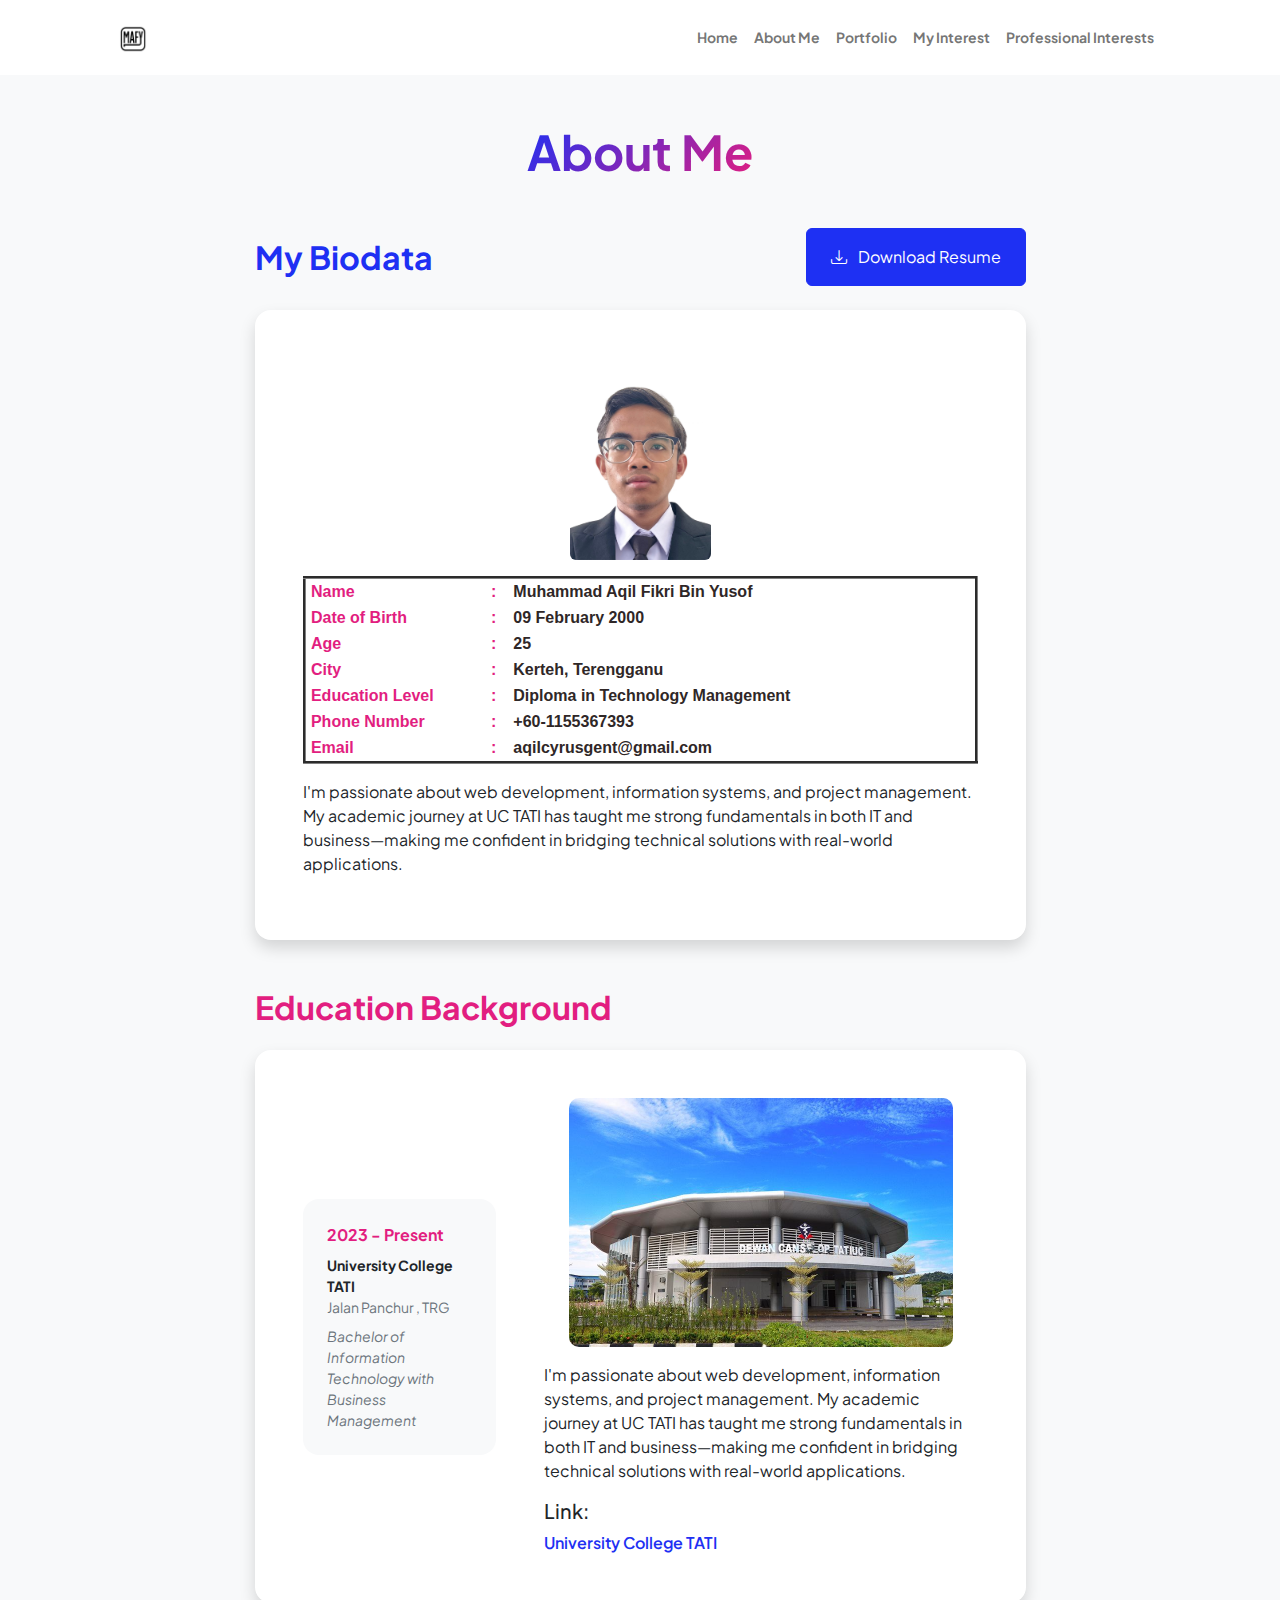
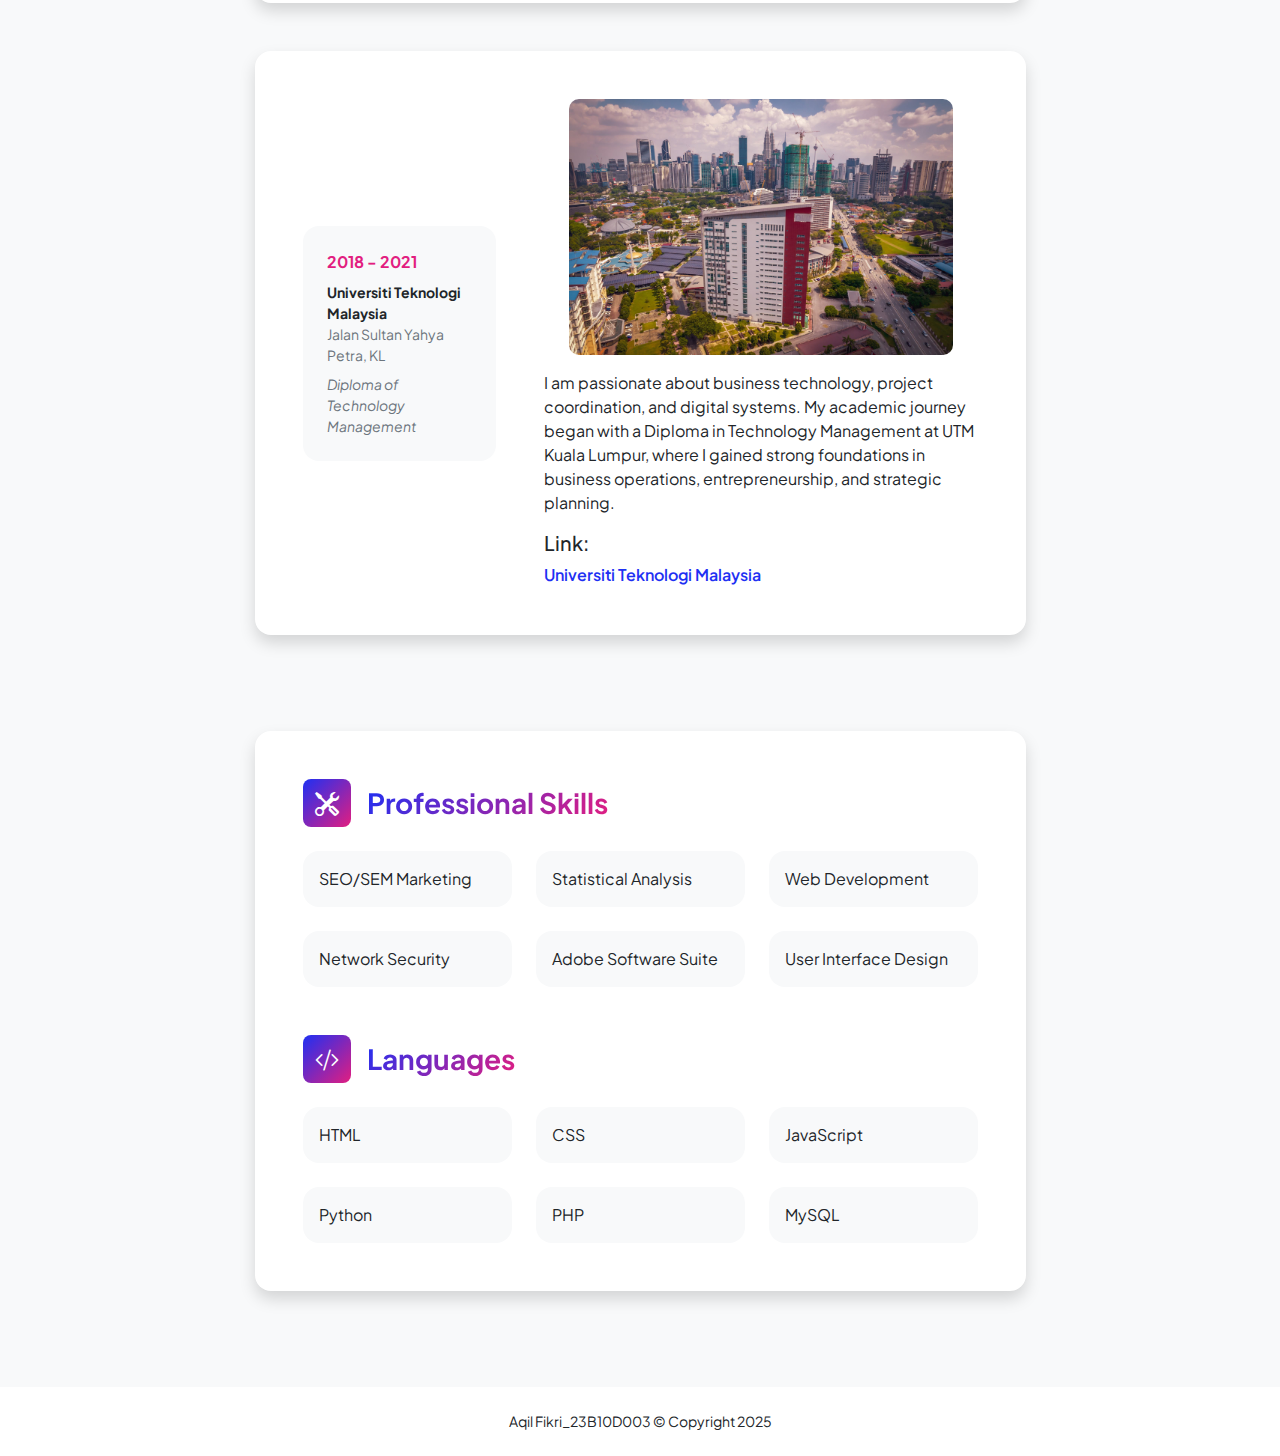
<file: about.html>
<!DOCTYPE html>
<html lang="en">
    <head>
        <meta charset="utf-8" />
        <meta name="viewport" content="width=device-width, initial-scale=1, shrink-to-fit=no" />
        <meta name="description" content="" />
        <meta name="author" content="" />
        <meta http-equiv="X-UA-Compatible" content="IE=edge">
        <title>About Me - Aqil Fikri</title>
        <!-- Favicon-->
        <link rel="icon" type="image/png" href="assets/MAFY Personal Logo.png" />
        <!-- Custom Google font-->
        <link rel="preconnect" href="https://fonts.googleapis.com" />
        <link rel="preconnect" href="https://fonts.gstatic.com" crossorigin />
        <link href="https://fonts.googleapis.com/css2?family=Plus+Jakarta+Sans:wght@100;200;300;400;500;600;700;800;900&amp;display=swap" rel="stylesheet" />
        <!-- Bootstrap icons-->
        <!-- <link href="https://cdn.jsdelivr.net/npm/bootstrap-icons@1.8.1/font/bootstrap-icons.css" rel="stylesheet" /> -->
        <link href="https://cdn.jsdelivr.net/npm/bootstrap-icons@1.8.1/font/bootstrap-icons.css" rel="stylesheet" type="text/css">
        <!-- Core theme CSS (includes Bootstrap)-->
        <link href="css/styles.css" rel="stylesheet" />
</head>
    <body class="d-flex flex-column h-100 bg-light">
        <main class="flex-shrink-0">
            <!-- Navigation-->
            <nav class="navbar navbar-expand-lg navbar-light bg-white py-3">
                <div class="container px-5">
                    <a class="navbar-brand" href="index.html"><img src="assets/MAFY Personal Logo.png" alt="My Icon" width="30" height="30"></a>
                    <button class="navbar-toggler" type="button" data-bs-toggle="collapse" data-bs-target="#navbarSupportedContent" aria-controls="navbarSupportedContent" aria-expanded="false" aria-label="Toggle navigation"><span class="navbar-toggler-icon"></span></button>
                    <div class="collapse navbar-collapse" id="navbarSupportedContent">
                        <ul class="navbar-nav ms-auto mb-2 mb-lg-0 small fw-bolder">
                            <li class="nav-item"><a class="nav-link" href="index.html">Home</a></li>
                            <li class="nav-item"><a class="nav-link" href="about.html">About Me</a></li>
                            <li class="nav-item"><a class="nav-link" href="portfolio.html">Portfolio</a></li>
                            <li class="nav-item"><a class="nav-link" href="interests.html">My Interest</a></li>
                            <li class="nav-item"><a class="nav-link" href="professional.html">Professional Interests</a></li>
                        </ul>
                    </div>
                </div>
            </nav>
            <!-- Page Content-->
            <div class="container px-5 my-5">
                <div class="text-center mb-5">
                    <h1 class="display-5 fw-bolder mb-0"><span class="text-gradient d-inline">About Me</span></h1>
                </div>
                <div class="row gx-5 justify-content-center">
                    <div class="col-lg-11 col-xl-9 col-xxl-8">
                        <!-- Experience Section-->
                        <section>
                            <div class="d-flex align-items-center justify-content-between mb-4">
                                <h2 class="text-primary fw-bolder mb-0">My Biodata</h2>
                                <!-- Download resume button-->
                                <!-- Note: Set the link href target to a PDF file within your project-->
                                <a class="btn btn-primary px-4 py-3" href="assets/CV - Updated.pdf" download>
    								<div class="d-inline-block bi bi-download me-2"></div>
    								Download Resume
								</a>
                            </div>
                            <!-- Experience Card 1-->
                            <div class="card shadow border-0 rounded-4 mb-5">
                              <div class="card-body p-5">
                                  <img src="assets/me.jpeg" alt="Me" width="141" class="rounded img-fluid mb-3 d-block mx-auto">
                                  <table width="100%" border="3" class="mb-3 btn-outline-secondary container-fluid">
                                    <tbody>
                                      <tr>
                                        <th width="27%" class="text-secondary" scope="row">&nbsp;Name</th>
                                        <td width="4%" class="fw-semibold text-secondary">&nbsp;:</td>
                                        <td width="69%" class="fw-semibold">Muhammad Aqil Fikri Bin Yusof</td>
                                      </tr>
                                      <tr>
                                        <th class="text-secondary" scope="row">&nbsp;Date of Birth</th>
                                        <td class="fw-semibold text-secondary">&nbsp;:</td>
                                        <td class="fw-semibold">09 February 2000</td>
                                      </tr>
                                      <tr>
                                        <th class="text-secondary" scope="row">&nbsp;Age</th>
                                        <td class="fw-semibold text-secondary">&nbsp;:</td>
                                        <td class="fw-semibold">25</td>
                                      </tr>
                                      <tr>
                                        <th class="text-secondary" scope="row">&nbsp;City</th>
                                        <td class="fw-semibold text-secondary">&nbsp;:</td>
                                        <td class="fw-semibold">Kerteh, Terengganu</td>
                                      </tr>
                                      <tr>
                                        <th class="text-secondary" scope="row">&nbsp;Education Level</th>
                                        <td class="fw-semibold text-secondary">&nbsp;:</td>
                                        <td class="fw-semibold">Diploma in Technology Management</td>
                                      </tr>
                                      <tr>
                                        <th class="text-secondary" scope="row">&nbsp;Phone Number</th>
                                        <td class="fw-semibold text-secondary">&nbsp;:</td>
                                        <td class="fw-semibold">+60-1155367393</td>
                                      </tr>
                                      <tr>
                                        <th class="text-secondary" scope="row">&nbsp;Email</th>
                                        <td class="fw-semibold text-secondary">&nbsp;:</td>
                                        <td class="fw-semibold">aqilcyrusgent@gmail.com</td>
                                      </tr>
                                    </tbody>
                                </table>
<p>I'm passionate about web development, information systems, and project management. My academic journey at UC TATI has taught me strong fundamentals in both IT and business—making me confident in bridging technical solutions with real-world applications. </p>
<div class="row align-items-center gx-5">
                <div class="col text-center text-lg-start mb-4 mb-lg-0"> </div>
                                        <div class="col-lg-8"></div>
                                  </div>
                              </div>
                            </div>
 						</section>
                        <!-- Education Section-->
                        <section>
                            <h2 class="text-secondary fw-bolder mb-4">Education Background</h2>
                            <span style="font-family: 'var(--bs-body-font-family)'"></span>                            <span style="font-family: 'var(--bs-body-font-family)'"></span>
                            <div class="card shadow border-0 rounded-4 mb-5">
                              <div class="card-body p-5">
                                <div class="row align-items-center gx-5">
                                  <div class="col text-center text-lg-start mb-4 mb-lg-0">
                                    <div class="bg-light p-4 rounded-4">
                                      <div class="text-secondary fw-bolder mb-2">2023 - Present</div>
                                      <div class="mb-2">
                                        <div class="small fw-bolder">University College TATI</div>
                                        <div class="small text-muted">Jalan Panchur , TRG</div>
                                      </div>
                                      <div class="fst-italic">
                                        <div class="small text-muted">Bachelor of</div>
                                        <div class="small text-muted">Information Technology with Business Management</div>
                                      </div>
                                    </div>
                                  </div>
                                  <div class="col-lg-8">
                                    <div>
                                      <img src="assets/uctati.jpg" alt="" width="384" height="249" class="mb-3 img-fluid" style="display: block; margin: 0 auto; border-radius: 10px;">
                                      <p>I'm passionate about web development, information systems, and project management. My academic journey at UC TATI has taught me strong fundamentals in both IT and business—making me confident in bridging technical solutions with real-world applications.</p>
                                      <h5>Link:</h5>
                                      <a href="https://www.tatiuc.edu.my/" title="University College TATI" target="_blank" class="fw-semibold">University College TATI</a></div>
                                  </div>
                                </div>
                              </div>
                            </div>
                            <!-- Education Card 2-->
                            <div class="card shadow border-0 rounded-4 mb-5">
                                <div class="card-body p-5">
                                    <div class="row align-items-center gx-5">
                                        <div class="col text-center text-lg-start mb-4 mb-lg-0">
                                            <div class="bg-light p-4 rounded-4">
                                                <div class="text-secondary fw-bolder mb-2">2018 - 2021</div>
                                                <div class="mb-2">
                                                    <div class="small fw-bolder">Universiti Teknologi Malaysia</div>
                                                    <div class="small text-muted">Jalan Sultan Yahya Petra, KL</div>
                                                </div>
                                                <div class="fst-italic">
                                                    <div class="small text-muted">Diploma of</div>
                                                    <div class="small text-muted">Technology Management</div>
                                                </div>
                                            </div>
                                        </div>
                                        <div class="col-lg-8"><div>
                                          <img src="assets/utmkl-campus.jpg" alt="" width="384" height="249" class="mb-3 img-fluid" style="display: block; margin: 0 auto; border-radius: 10px;">
                                          <p>I am passionate about business technology, project coordination, and digital systems. My academic journey began with a Diploma in Technology Management at UTM Kuala Lumpur, where I gained strong foundations in business operations, entrepreneurship, and strategic planning.</p>
                                          <h5>Link:</h5>
                                          <a href="https://www.utm.my/" title="Universiti Teknologi Malaysia" target="_blank" class="fw-semibold">Universiti Teknologi Malaysia</a>                                        </div></div>
                                    </div>
                                </div>
                            </div>
                        </section>
                        <!-- Divider-->
                      <div class="pb-5"></div>
                        <!-- Skills Section-->
                        <section>
                            <!-- Skillset Card-->
                            <div class="card shadow border-0 rounded-4 mb-5">
                                <div class="card-body p-5">
                                    <!-- Professional skills list-->
                                    <div class="mb-5">
                                        <div class="d-flex align-items-center mb-4">
                                            <div class="feature bg-primary bg-gradient-primary-to-secondary text-white rounded-3 me-3"><i class="bi bi-tools"></i></div>
                                            <h3 class="fw-bolder mb-0"><span class="text-gradient d-inline">Professional Skills</span></h3>
                                        </div>
                                        <div class="row row-cols-1 row-cols-md-3 mb-4">
                                            <div class="col mb-4 mb-md-0"><div class="d-flex align-items-center bg-light rounded-4 p-3 h-100">SEO/SEM Marketing</div></div>
                                            <div class="col mb-4 mb-md-0"><div class="d-flex align-items-center bg-light rounded-4 p-3 h-100">Statistical Analysis</div></div>
                                            <div class="col"><div class="d-flex align-items-center bg-light rounded-4 p-3 h-100">Web Development</div></div>
                                        </div>
                                        <div class="row row-cols-1 row-cols-md-3">
                                            <div class="col mb-4 mb-md-0"><div class="d-flex align-items-center bg-light rounded-4 p-3 h-100">Network Security</div></div>
                                            <div class="col mb-4 mb-md-0"><div class="d-flex align-items-center bg-light rounded-4 p-3 h-100">Adobe Software Suite</div></div>
                                            <div class="col"><div class="d-flex align-items-center bg-light rounded-4 p-3 h-100">User Interface Design</div></div>
                                        </div>
                                    </div>
                                    <!-- Languages list-->
                                    <div class="mb-0">
                                        <div class="d-flex align-items-center mb-4">
                                            <div class="feature bg-primary bg-gradient-primary-to-secondary text-white rounded-3 me-3"><i class="bi bi-code-slash bi-alarm"></i></div>
                                            <h3 class="fw-bolder mb-0"><span class="text-gradient d-inline">Languages</span></h3>
                                        </div>
                                        <div class="row row-cols-1 row-cols-md-3 mb-4">
                                            <div class="col mb-4 mb-md-0"><div class="d-flex align-items-center bg-light rounded-4 p-3 h-100">HTML</div></div>
                                            <div class="col mb-4 mb-md-0"><div class="d-flex align-items-center bg-light rounded-4 p-3 h-100">CSS</div></div>
                                            <div class="col"><div class="d-flex align-items-center bg-light rounded-4 p-3 h-100">JavaScript</div></div>
                                        </div>
                                        <div class="row row-cols-1 row-cols-md-3">
                                            <div class="col mb-4 mb-md-0"><div class="d-flex align-items-center bg-light rounded-4 p-3 h-100">Python</div></div>
                                            <div class="col mb-4 mb-md-0"><div class="d-flex align-items-center bg-light rounded-4 p-3 h-100">PHP&nbsp;</div></div>
                                            <div class="col"><div class="d-flex align-items-center bg-light rounded-4 p-3 h-100">MySQL&nbsp;</div></div>
                                        </div>
                                    </div>
                                </div>
                            </div>
                        </section>
                    </div>
                </div>
            </div>
        </main>
        <!-- Footer-->
        <footer class="bg-white py-4 mt-auto">
    		<div class="container px-5">
        		<div class="text-center">
            		<div class="small m-0">Aqil Fikri_23B10D003 © Copyright 2025</div>
        		</div>
    		</div>
		</footer>
        <!-- Bootstrap core JS-->
        <script src="https://cdn.jsdelivr.net/npm/bootstrap@5.2.3/dist/js/bootstrap.bundle.min.js"></script>
        <!-- Core theme JS-->
        <script src="js/scripts.js"></script>
		<button onclick="scrollToTop()" id="backToTopBtn" style="
		  display: none;
		  position: fixed;
		  bottom: 40px;
		  right: 40px;
		  z-index: 99;
		  font-size: 16px;
		  border: none;
		  outline: none;
		  background-color: #0d6efd;
		  color: white;
		  cursor: pointer;
		  padding: 10px 15px;
		  border-radius: 10px;">
		  ↑ Back to Top
		</button>
		<script>
		// Show button when user scrolls down
		window.onscroll = function () {
		  const btn = document.getElementById("backToTopBtn");
		  if (document.body.scrollTop > 200 || document.documentElement.scrollTop > 200) {
			btn.style.display = "block";
		  } else {
			btn.style.display = "none";
		  }
		};

		// Scroll smoothly to top
		function scrollToTop() {
		  window.scrollTo({ top: 0, behavior: 'smooth' });
		}
		</script>
    </body>
</html>
</file>
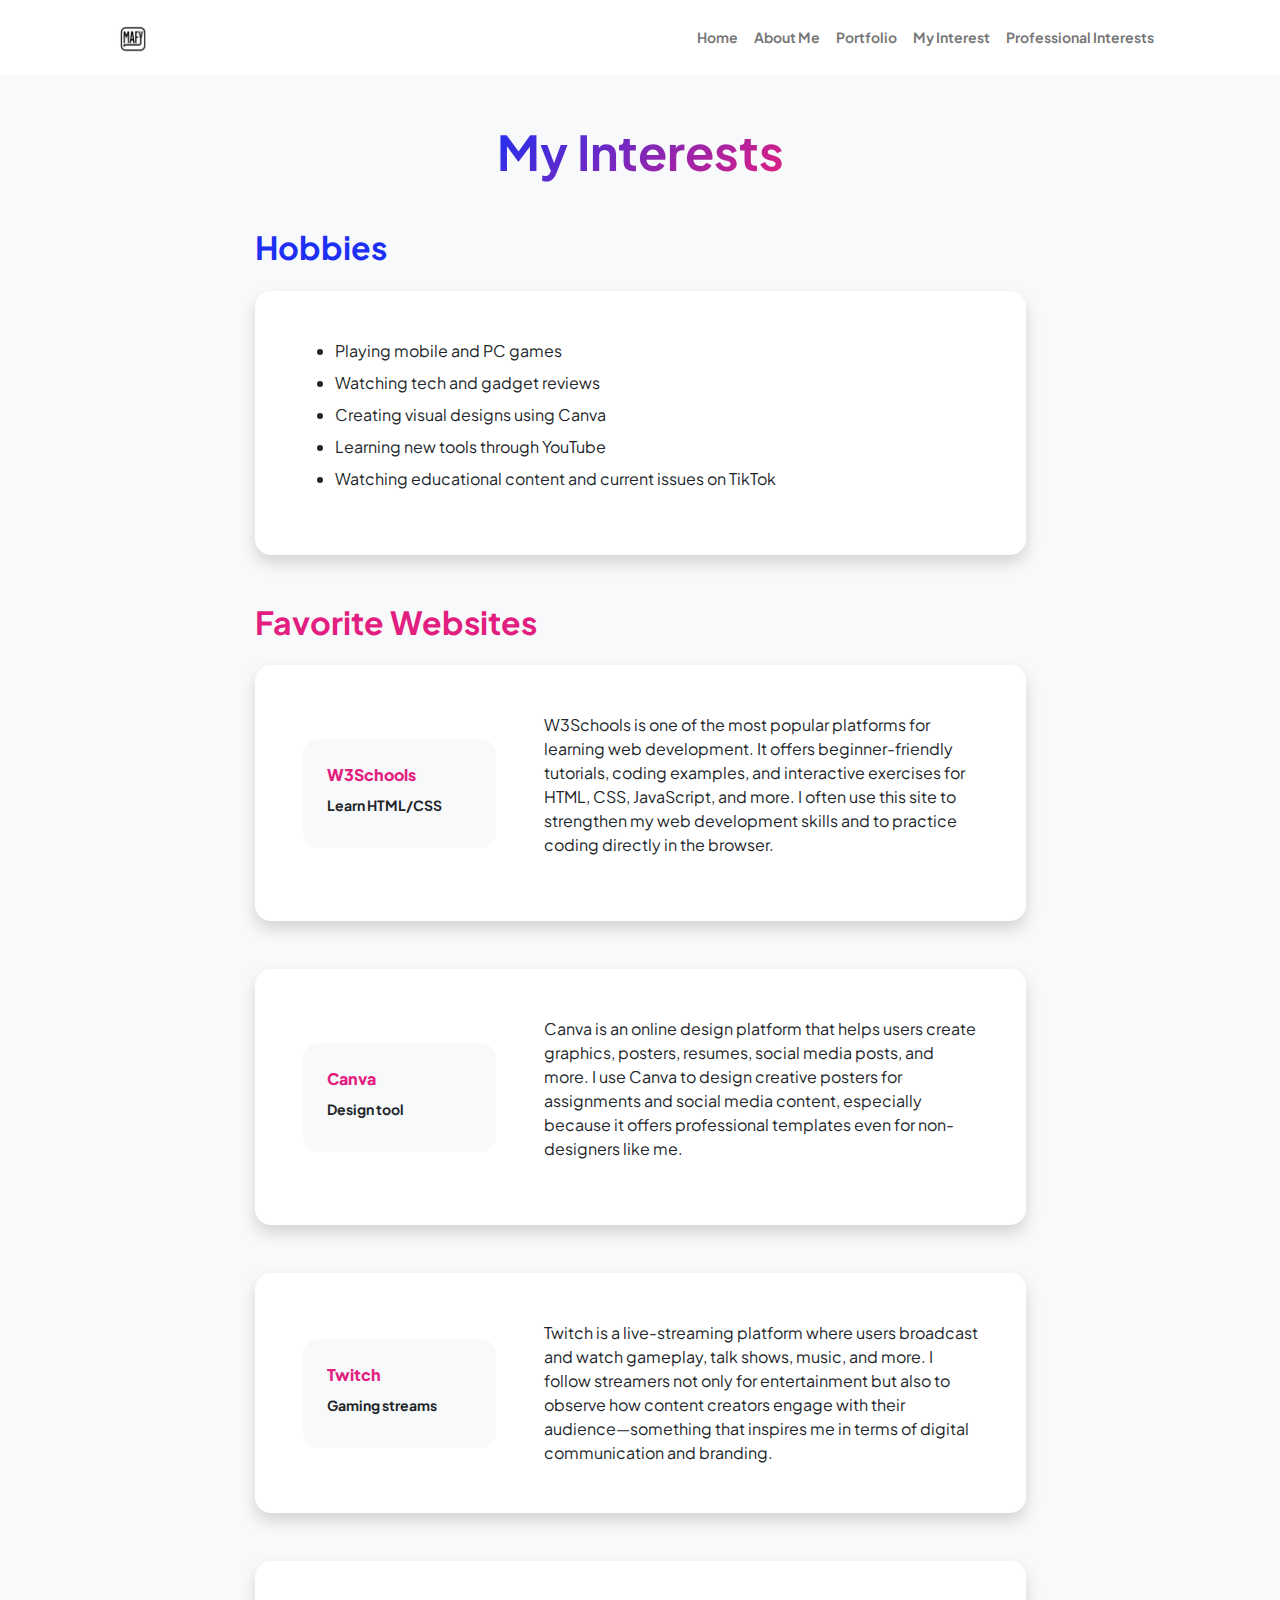
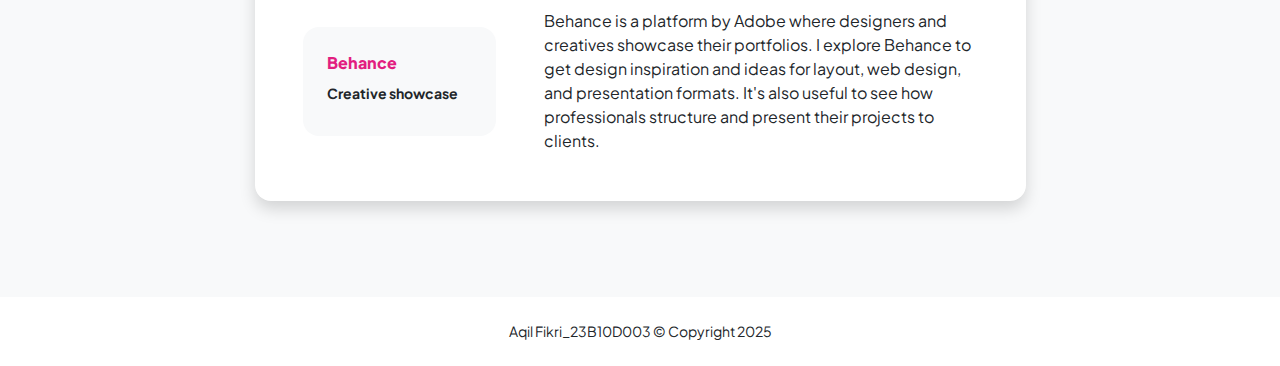
<file: interests.html>
<!DOCTYPE html>
<html lang="en">
    <head>
        <meta charset="utf-8" />
        <meta name="viewport" content="width=device-width, initial-scale=1, shrink-to-fit=no" />
        <meta name="description" content="" />
        <meta name="author" content="" />
        <title>My Interests - Aqil Fikri</title>
        <!-- Favicon-->
        <link rel="icon" type="image/png" href="assets/MAFY Personal Logo.png" />
        <!-- Custom Google font-->
        <link rel="preconnect" href="https://fonts.googleapis.com" />
        <link rel="preconnect" href="https://fonts.gstatic.com" crossorigin />
        <link href="https://fonts.googleapis.com/css2?family=Plus+Jakarta+Sans:wght@100;200;300;400;500;600;700;800;900&amp;display=swap" rel="stylesheet" />
        <!-- Bootstrap icons-->
        <link href="https://cdn.jsdelivr.net/npm/bootstrap-icons@1.8.1/font/bootstrap-icons.css" rel="stylesheet" />
        <!-- Core theme CSS (includes Bootstrap)-->
        <link href="css/styles.css" rel="stylesheet" />
    </head>
    <body class="d-flex flex-column h-100 bg-light">
        <main class="flex-shrink-0">
            <!-- Navigation-->
            <nav class="navbar navbar-expand-lg navbar-light bg-white py-3">
                <div class="container px-5">
                    <a class="navbar-brand" href="index.html"><img src="assets/MAFY Personal Logo.png" alt="My Icon" width="30" height="30"></a>
                    <button class="navbar-toggler" type="button" data-bs-toggle="collapse" data-bs-target="#navbarSupportedContent" aria-controls="navbarSupportedContent" aria-expanded="false" aria-label="Toggle navigation"><span class="navbar-toggler-icon"></span></button>
                    <div class="collapse navbar-collapse" id="navbarSupportedContent">
                        <ul class="navbar-nav ms-auto mb-2 mb-lg-0 small fw-bolder">
                            <li class="nav-item"><a class="nav-link" href="index.html">Home</a></li>
                            <li class="nav-item"><a class="nav-link" href="about.html">About Me</a></li>
                            <li class="nav-item"><a class="nav-link" href="portfolio.html">Portfolio</a></li>
                            <li class="nav-item"><a class="nav-link" href="interests.html">My Interest</a></li>
                            <li class="nav-item"><a class="nav-link" href="professional.html">Professional Interests</a></li>
                        </ul>
                    </div>
                </div>
            </nav>
            <!-- Page Content-->
            <div class="container px-5 my-5">
                <div class="text-center mb-5">
                    <h1 class="display-5 fw-bolder mb-0"><span class="text-gradient d-inline">My Interests</span></h1>
                </div>
                <div class="row gx-5 justify-content-center">
                    <div class="col-lg-11 col-xl-9 col-xxl-8">
                        <!-- Experience Section-->
                      <section>
                            <div class="d-flex align-items-center justify-content-between mb-4">
                                <h2 class="text-primary fw-bolder mb-0">Hobbies</h2>
                                <!-- Download resume button-->
                                <!-- Note: Set the link href target to a PDF file within your project-->
                            </div>
                            <!-- Experience Card 1-->
                            <div class="card shadow border-0 rounded-4 mb-5">
                                <div class="card-body p-5">
                                  <ul>
                                    <li class="mb-2">Playing mobile and PC games&nbsp;</li>
                                    <li class="mb-2">Watching tech and gadget reviews&nbsp;</li>
                                    <li class="mb-2">Creating visual designs using Canva&nbsp;</li>
                                    <li class="mb-2">Learning new tools through YouTube&nbsp;</li>
                                    <li class="mb-2">Watching educational content and current issues on TikTok</li>
                                  </ul>
<div class="row align-items-center gx-5">
                <div class="col text-center text-lg-start mb-4 mb-lg-0"> </div>
                                    <div class="col-lg-8"> </div>
                                  </div>
                                </div>
                            </div>
                        <!-- Experience Card 2--></section>
                        <!-- Education Section-->
                      <section>
                            <h2 class="text-secondary fw-bolder mb-4">Favorite Websites</h2>
                            <!-- Education Card 1-->
                            <div class="card shadow border-0 rounded-4 mb-5">
                                <div class="card-body p-5">
                                  <div class="row align-items-center gx-5">
                                        <div class="col text-center text-lg-start mb-4 mb-lg-0">
                                            <div class="bg-light p-4 rounded-4">
											<div class="text-secondary fw-bolder mb-2"><a href="https://www.w3schools.com/" title="W3Schools Online Web Tutorials" target="_blank" class="text-secondary fw-bolder mb-2">W3Schools</a></div>
                                                <div class="mb-2">
                                              <div class="small fw-bolder">Learn HTML/CSS</div></div>
                                              <div class="fw-bolder fst-normal text-decoration-underline">
                                                <a href="https://www.w3schools.com/" title="W3Schools Online Web Tutorials" target="_blank" class="text-secondary"></a></div>
                                            </div>
                                        </div>
                                        <div class="col-lg-8"><div>
                                          <p>W3Schools is one of the most popular platforms for learning web development. It offers beginner-friendly tutorials, coding examples, and interactive exercises for HTML, CSS, JavaScript, and more. I often use this site to strengthen my web development skills and to practice coding directly in the browser.</p>
</div></div>
                                    </div>
                                </div>
                            </div>
                            <div class="card shadow border-0 rounded-4 mb-5">
                              <div class="card-body p-5">
                                <div class="row align-items-center gx-5">
                                  <div class="col text-center text-lg-start mb-4 mb-lg-0">
                                    <div class="bg-light p-4 rounded-4">
                                      <div class="text-secondary fw-bolder mb-2"><a href="https://www.canva.com/" title="Canva" target="_blank" class="text-secondary fw-bolder mb-2">Canva</a></div>
                                      <div class="mb-2">
                                        <div class="small fw-bolder">Design tool</div>
                                      </div>
                                    </div>
                                  </div>
                                  <div class="col-lg-8">
                                    <div>
                                      <p>Canva is an online design platform that helps users create graphics, posters, resumes, social media posts, and more. I use Canva to design creative posters for assignments and social media content, especially because it offers professional templates even for non-designers like me.</p>
</div>
                                  </div>
                                </div>
                              </div>
                        </div>
                            <!-- Education Card 2-->
                        <div class="card shadow border-0 rounded-4 mb-5">
                          <div class="card-body p-5">
                            <div class="row align-items-center gx-5">
                              <div class="col text-center text-lg-start mb-4 mb-lg-0">
                                <div class="bg-light p-4 rounded-4">
                                  <div class="text-secondary fw-bolder mb-2"><a href="https://www.twitch.tv/" title="Twitch" target="_blank" class="text-secondary fw-bolder mb-2">Twitch</a></div>
                                  <div class="mb-2">
                                    <div class="small fw-bolder">Gaming streams</div>
</div>
                                </div>
                              </div>
                              <div class="col-lg-8">
                                <div>Twitch is a live-streaming platform where users broadcast and watch gameplay, talk shows, music, and more. I follow streamers not only for entertainment but also to observe how content creators engage with their audience—something that inspires me in terms of digital communication and branding.</div>
                              </div>
                            </div>
                          </div>
                        </div>
                        <div class="card shadow border-0 rounded-4 mb-5">
                          <div class="card-body p-5">
                            <div class="row align-items-center gx-5">
                              <div class="col text-center text-lg-start mb-4 mb-lg-0">
                                <div class="bg-light p-4 rounded-4">
                                  <div class="text-secondary fw-bolder mb-2"><a href="https://www.behance.net/" title="Showcase, Discover, and Hire Creatives :: Behance" target="_blank" class="text-secondary fw-bolder mb-2">Behance</a></div>
<div class="mb-2">
                      <div class="small fw-bolder">Creative showcase</div>
</div>
                                </div>
                              </div>
                              <div class="col-lg-8">
                                <div>Behance is a platform by Adobe where designers and creatives showcase their portfolios. I explore Behance to get design inspiration and ideas for layout, web design, and presentation formats. It's also useful to see how professionals structure and present their projects to clients.</div>
                              </div>
                            </div>
                          </div>
                        </div>
                      </section>
                        <!-- Divider-->
                      <!-- Skills Section-->
                        <section>
                      <!-- Skillset Card--></section>
                    </div>
                </div>
            </div>
        </main>
        <!-- Footer-->
        <footer class="bg-white py-4 mt-auto">
    		<div class="container px-5">
        		<div class="text-center">
            		<div class="small m-0">Aqil Fikri_23B10D003 © Copyright 2025</div>
        		</div>
    		</div>
		</footer>
        <!-- Bootstrap core JS-->
        <script src="https://cdn.jsdelivr.net/npm/bootstrap@5.2.3/dist/js/bootstrap.bundle.min.js"></script>
        <!-- Core theme JS-->
        <script src="js/scripts.js"></script>
    </body>
</html>
</file>
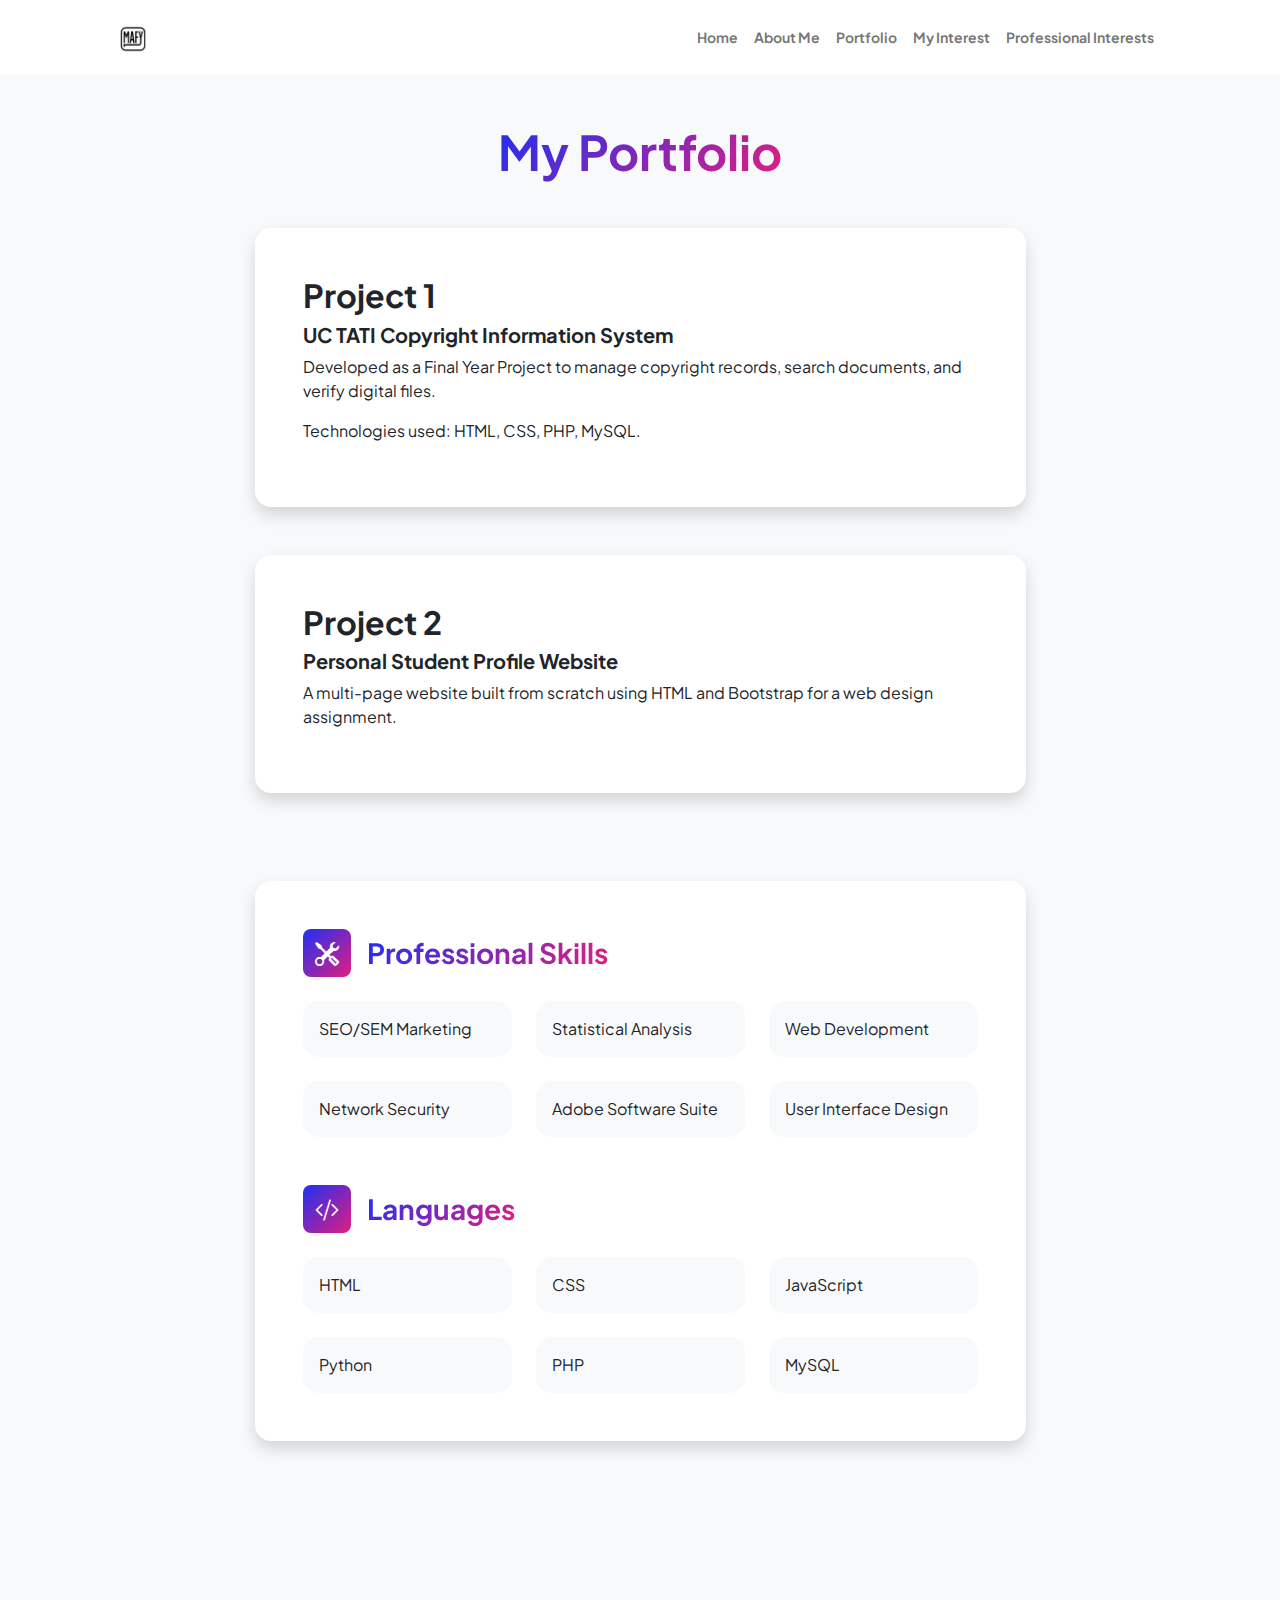
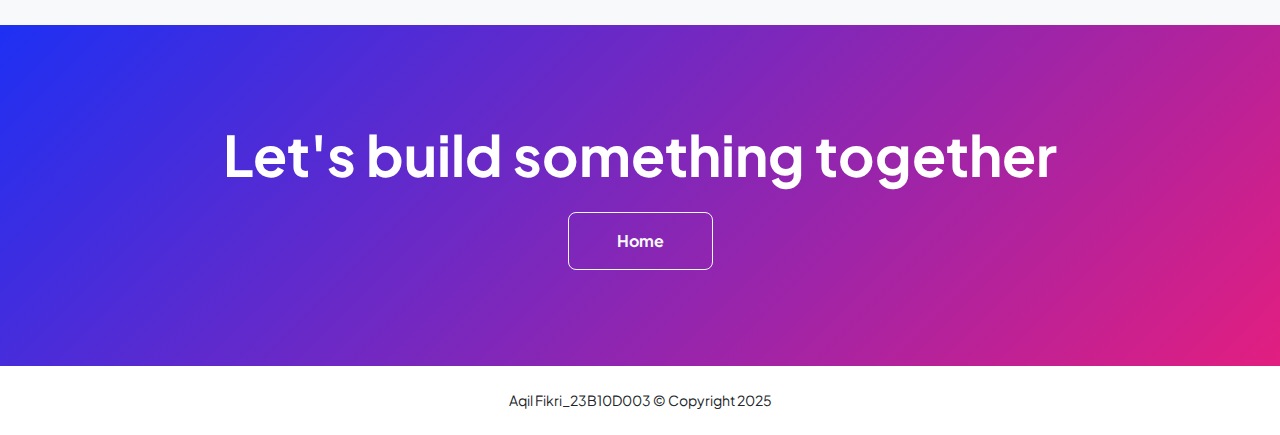
<file: portfolio.html>
<!DOCTYPE html>
<html lang="en">
    <head>
        <meta charset="utf-8" />
        <meta name="viewport" content="width=device-width, initial-scale=1, shrink-to-fit=no" />
        <meta name="description" content="" />
        <meta name="author" content="" />
        <title>Portfolio - Aqil Fikri</title>
        <!-- Favicon-->
        <link rel="icon" type="image/png" href="assets/MAFY Personal Logo.png" />
        <!-- Custom Google font-->
        <link rel="preconnect" href="https://fonts.googleapis.com" />
        <link rel="preconnect" href="https://fonts.gstatic.com" crossorigin />
        <link href="https://fonts.googleapis.com/css2?family=Plus+Jakarta+Sans:wght@100;200;300;400;500;600;700;800;900&amp;display=swap" rel="stylesheet" />
        <!-- Bootstrap icons-->
        <link href="https://cdn.jsdelivr.net/npm/bootstrap-icons@1.8.1/font/bootstrap-icons.css" rel="stylesheet" />
        <!-- Core theme CSS (includes Bootstrap)-->
        <link href="css/styles.css" rel="stylesheet" />
    </head>
    <body class="d-flex flex-column h-100 bg-light">
        <main class="flex-shrink-0">
            <!-- Navigation-->
            <nav class="navbar navbar-expand-lg navbar-light bg-white py-3">
                <div class="container px-5">
                    <a class="navbar-brand" href="index.html"><img src="assets/MAFY Personal Logo.png" alt="My Icon" width="30" height="30"></a>
                    <button class="navbar-toggler" type="button" data-bs-toggle="collapse" data-bs-target="#navbarSupportedContent" aria-controls="navbarSupportedContent" aria-expanded="false" aria-label="Toggle navigation"><span class="navbar-toggler-icon"></span></button>
                    <div class="collapse navbar-collapse" id="navbarSupportedContent">
                        <ul class="navbar-nav ms-auto mb-2 mb-lg-0 small fw-bolder">
                            <li class="nav-item"><a class="nav-link" href="index.html">Home</a></li>
                            <li class="nav-item"><a class="nav-link" href="about.html">About Me</a></li>
                            <li class="nav-item"><a class="nav-link" href="portfolio.html">Portfolio</a></li>
                            <li class="nav-item"><a class="nav-link" href="interests.html">My Interest</a></li>
                            <li class="nav-item"><a class="nav-link" href="professional.html">Professional Interests</a></li>
                        </ul>
                    </div>
                </div>
            </nav>
            <!-- Projects Section-->
            <section class="py-5">
                <div class="container px-5 mb-5">
                    <div class="text-center mb-5">
                        <h1 class="display-5 fw-bolder mb-0"><span class="text-gradient d-inline">My Portfolio</span></h1>
                    </div>
                    <div class="row gx-5 justify-content-center">
                        <div class="col-lg-11 col-xl-9 col-xxl-8">
                            <!-- Project Card 1-->
                            <div class="card overflow-hidden shadow rounded-4 border-0 mb-5">
                                <div class="card-body p-0">
                                    <div class="d-flex align-items-center">
                                        <div class="p-5">
                                          <h2 class="fw-bolder">Project 1</h2>
                                          	<h5 class="fw-bolder">UC TATI Copyright Information System &nbsp;</h5>
											<p>Developed as a Final Year Project to manage copyright records, search documents, and verify digital files.&nbsp;</p>
                                            <p>Technologies used: HTML, CSS, PHP, MySQL.</p>
                                      </div>
</div>
                                </div>
                            </div>
                            <!-- Project Card 2-->
                            <div class="card overflow-hidden shadow rounded-4 border-0">
                                <div class="card-body p-0">
                                    <div class="d-flex align-items-center">
                                        <div class="p-5">
                                          <h2 class="fw-bolder">Project  2</h2>
											<h5 class="fw-bolder">Personal Student Profile Website</h5>
                                            <p>A multi-page website built from scratch using HTML and Bootstrap for a web design assignment.</p>
                                        </div>
</div>
                                </div>
                            </div>
                            <p>&nbsp;</p>
<div class="pb-5"></div>
                            <div class="card shadow border-0 rounded-4 mb-5">
                              <div class="card-body p-5">
                                <!-- Professional skills list-->
                                <div class="mb-5">
                                  <div class="d-flex align-items-center mb-4">
                                    <div class="feature bg-primary bg-gradient-primary-to-secondary text-white rounded-3 me-3"><i class="bi bi-tools"></i></div>
                                    <h3 class="fw-bolder mb-0"><span class="text-gradient d-inline">Professional Skills</span></h3>
                                  </div>
                                  <div class="row row-cols-1 row-cols-md-3 mb-4">
                                    <div class="col mb-4 mb-md-0">
                                      <div class="d-flex align-items-center bg-light rounded-4 p-3 h-100">SEO/SEM Marketing</div>
                                    </div>
                                    <div class="col mb-4 mb-md-0">
                                      <div class="d-flex align-items-center bg-light rounded-4 p-3 h-100">Statistical Analysis</div>
                                    </div>
                                    <div class="col">
                                      <div class="d-flex align-items-center bg-light rounded-4 p-3 h-100">Web Development</div>
                                    </div>
                                  </div>
                                  <div class="row row-cols-1 row-cols-md-3">
                                    <div class="col mb-4 mb-md-0">
                                      <div class="d-flex align-items-center bg-light rounded-4 p-3 h-100">Network Security</div>
                                    </div>
                                    <div class="col mb-4 mb-md-0">
                                      <div class="d-flex align-items-center bg-light rounded-4 p-3 h-100">Adobe Software Suite</div>
                                    </div>
                                    <div class="col">
                                      <div class="d-flex align-items-center bg-light rounded-4 p-3 h-100">User Interface Design</div>
                                    </div>
                                  </div>
                                </div>
                                <!-- Languages list-->
                                <div class="mb-0">
                                  <div class="d-flex align-items-center mb-4">
                                    <div class="feature bg-primary bg-gradient-primary-to-secondary text-white rounded-3 me-3"><i class="bi bi-code-slash"></i></div>
                                    <h3 class="fw-bolder mb-0"><span class="text-gradient d-inline">Languages</span></h3>
                                  </div>
                                  <div class="row row-cols-1 row-cols-md-3 mb-4">
                                    <div class="col mb-4 mb-md-0">
                                      <div class="d-flex align-items-center bg-light rounded-4 p-3 h-100">HTML</div>
                                    </div>
                                    <div class="col mb-4 mb-md-0">
                                      <div class="d-flex align-items-center bg-light rounded-4 p-3 h-100">CSS</div>
                                    </div>
                                    <div class="col">
                                      <div class="d-flex align-items-center bg-light rounded-4 p-3 h-100">JavaScript</div>
                                    </div>
                                  </div>
                                  <div class="row row-cols-1 row-cols-md-3">
                                    <div class="col mb-4 mb-md-0">
                                      <div class="d-flex align-items-center bg-light rounded-4 p-3 h-100">Python</div>
                                    </div>
                                    <div class="col mb-4 mb-md-0">
                                      <div class="d-flex align-items-center bg-light rounded-4 p-3 h-100">PHP</div>
                                    </div>
                                    <div class="col">
                                      <div class="d-flex align-items-center bg-light rounded-4 p-3 h-100">MySQL</div>
                                    </div>
                                  </div>
                                </div>
                              </div>
                          </div>
                            <p>&nbsp;</p>
                        </div>
                    </div>
                </div>
            </section>
            <!-- Call to action section-->
            <section class="py-5 bg-gradient-primary-to-secondary text-white">
                <div class="container px-5 my-5">
                    <div class="text-center">
                        <h2 class="display-4 fw-bolder mb-4">Let's build something together</h2>
                        <a class="btn btn-outline-light btn-lg px-5 py-3 fs-6 fw-bolder" href="index.html">Home</a>
                    </div>
                </div>
            </section>
        </main>
        <!-- Footer-->
        <footer class="bg-white py-4 mt-auto">
    		<div class="container px-5">
        		<div class="text-center">
            		<div class="small m-0">Aqil Fikri_23B10D003 © Copyright 2025</div>
        		</div>
    		</div>
		</footer>
        <!-- Bootstrap core JS-->
        <script src="https://cdn.jsdelivr.net/npm/bootstrap@5.2.3/dist/js/bootstrap.bundle.min.js"></script>
        <!-- Core theme JS-->
        <script src="js/scripts.js"></script>
    </body>
</html>
</file>
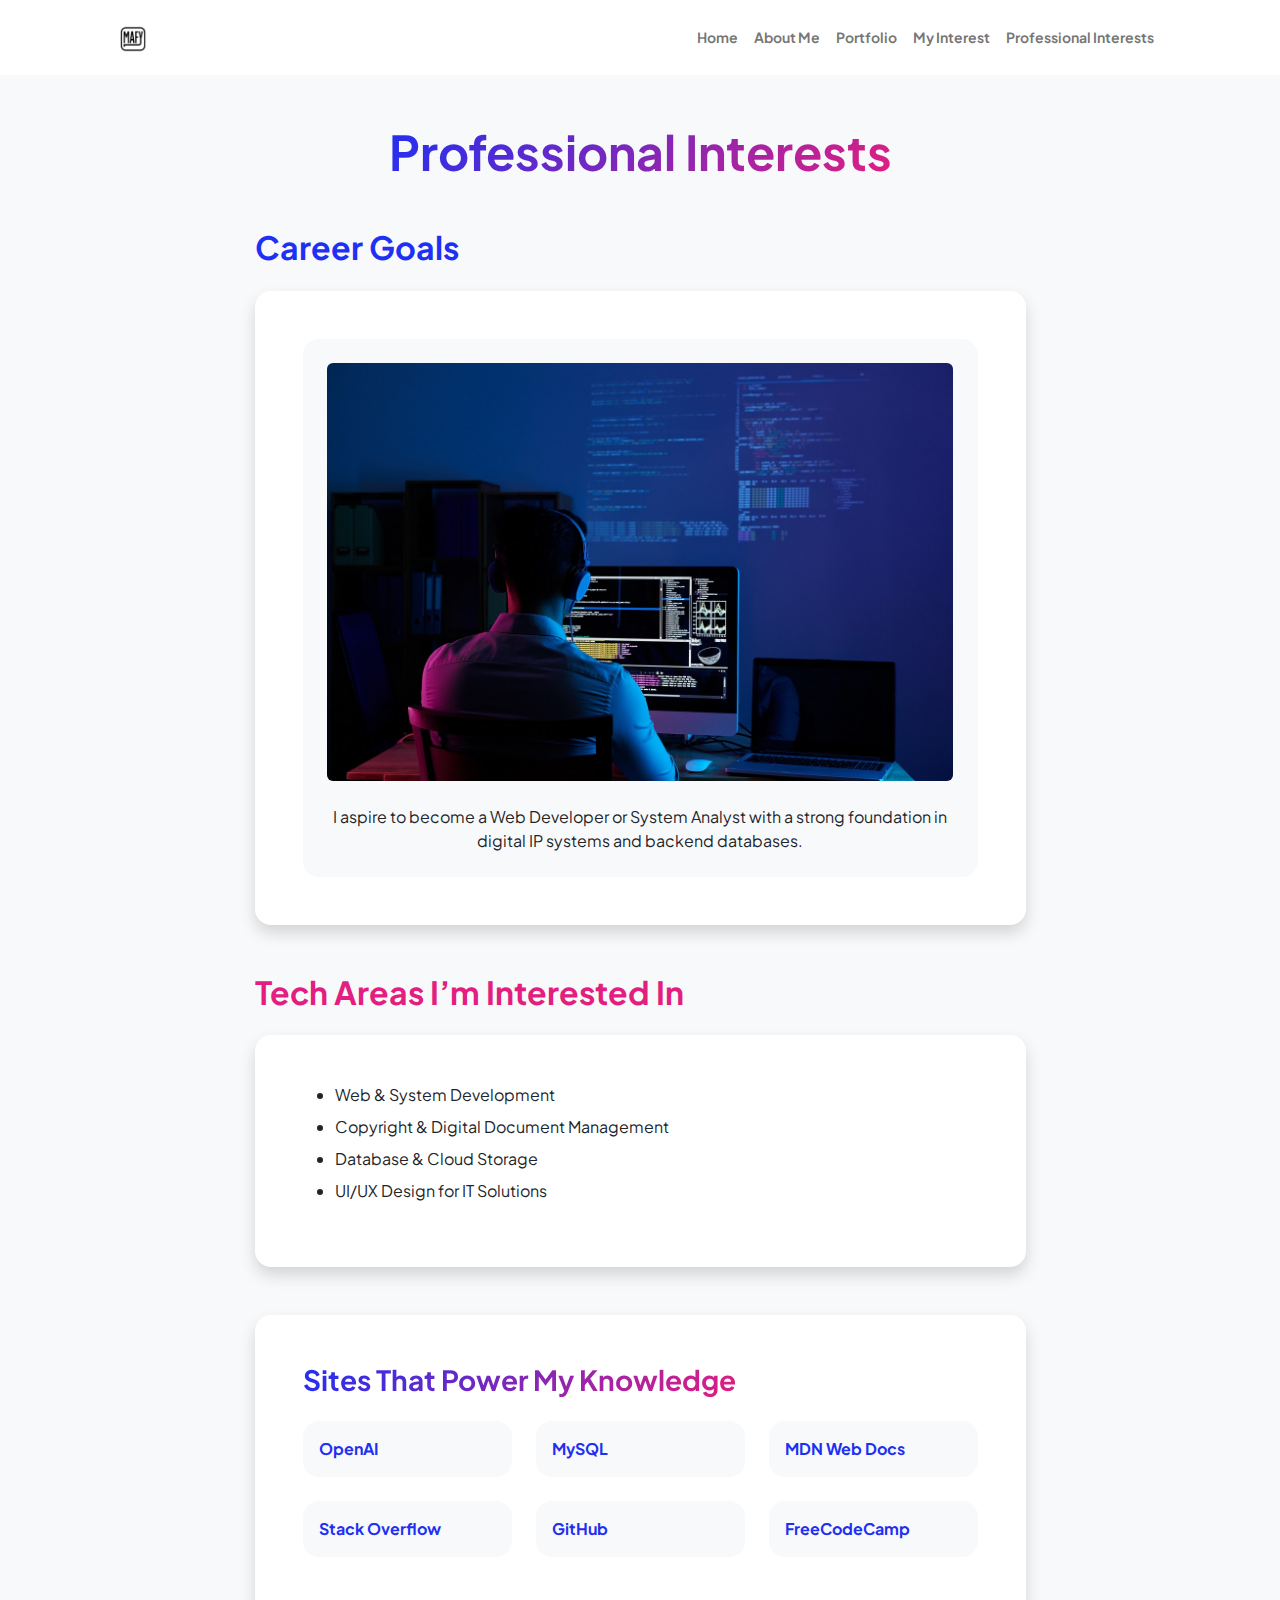
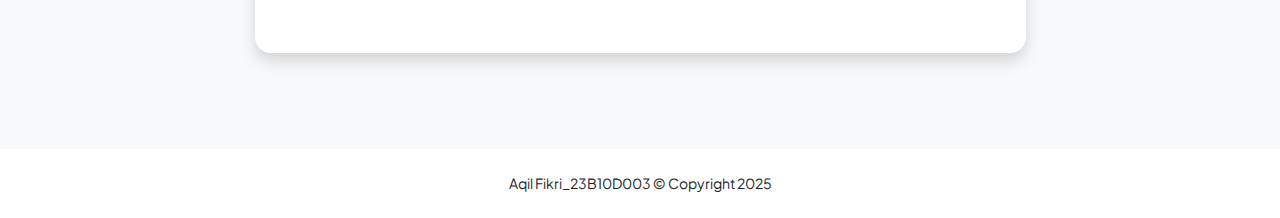
<file: professional.html>
<!DOCTYPE html>
<html lang="en">
    <head>
        <meta charset="utf-8" />
        <meta name="viewport" content="width=device-width, initial-scale=1, shrink-to-fit=no" />
        <meta name="description" content="" />
        <meta name="author" content="" />
        <meta http-equiv="X-UA-Compatible" content="IE=edge">
        <title>Professional Interests - Aqil Fikri</title>
        <!-- Favicon-->
        <link rel="icon" type="image/png" href="assets/MAFY Personal Logo.png" />
        <!-- Custom Google font-->
        <link rel="preconnect" href="https://fonts.googleapis.com" />
        <link rel="preconnect" href="https://fonts.gstatic.com" crossorigin />
        <link href="https://fonts.googleapis.com/css2?family=Plus+Jakarta+Sans:wght@100;200;300;400;500;600;700;800;900&amp;display=swap" rel="stylesheet" />
        <!-- Bootstrap icons-->
        <!-- <link href="https://cdn.jsdelivr.net/npm/bootstrap-icons@1.8.1/font/bootstrap-icons.css" rel="stylesheet" /> -->
        <link href="file:///C|/Users/aqilc/AppData/Roaming/Adobe/Dreamweaver 2021/en_US/Configuration/Temp/Assets/eamA69F.tmp/css/bootstrap-4.4.1.css" rel="stylesheet" type="text/css">
        <!-- Core theme CSS (includes Bootstrap)-->
        <link href="css/styles.css" rel="stylesheet" />
</head>
    <body class="d-flex flex-column h-100 bg-light">
        <main class="flex-shrink-0">
            <!-- Navigation-->
            <nav class="navbar navbar-expand-lg navbar-light bg-white py-3">
                <div class="container px-5">
                    <a class="navbar-brand" href="index.html"><img src="assets/MAFY Personal Logo.png" alt="My Icon" width="30" height="30"></a>
                    <button class="navbar-toggler" type="button" data-bs-toggle="collapse" data-bs-target="#navbarSupportedContent" aria-controls="navbarSupportedContent" aria-expanded="false" aria-label="Toggle navigation"><span class="navbar-toggler-icon"></span></button>
                    <div class="collapse navbar-collapse" id="navbarSupportedContent">
                        <ul class="navbar-nav ms-auto mb-2 mb-lg-0 small fw-bolder">
                            <li class="nav-item"><a class="nav-link" href="index.html">Home</a></li>
                            <li class="nav-item"><a class="nav-link" href="about.html">About Me</a></li>
                            <li class="nav-item"><a class="nav-link" href="portfolio.html">Portfolio</a></li>
                            <li class="nav-item"><a class="nav-link" href="interests.html">My Interest</a></li>
                            <li class="nav-item"><a class="nav-link" href="professional.html">Professional Interests</a></li>
                        </ul>
                    </div>
                </div>
            </nav>
            <!-- Page Content-->
            <div class="container px-5 my-5">
                <div class="text-center mb-5">
                    <h1 class="display-5 fw-bolder mb-0"><span class="text-gradient d-inline">Professional Interests</span></h1>
                </div>
                <div class="row gx-5 justify-content-center">
                    <div class="col-lg-11 col-xl-9 col-xxl-8">
                        <!-- Experience Section-->
                        <section>
                            <div class="d-flex align-items-center justify-content-between mb-4">
                                <h2 class="text-primary fw-bolder mb-0">Career Goals</h2>
                                <!-- Download resume button-->
                                <!-- Note: Set the link href target to a PDF file within your project-->
                            </div>
                            <!-- Experience Card 1-->
                            <div class="card shadow border-0 rounded-4 mb-5">
                              <div class="card-body p-5">
                                  <div class="align-items-center gx-5">
                                    <div class="col text-center text-lg-start mb-4 mb-lg-0">
                                      <div class="bg-light p-4 rounded-4">
												<img src="assets/software-developer-g1372d020e_1280.jpg" class="rounded img-fluid" alt="Placeholder image">
												<div>&nbsp;</div>
										<div class="text-lg-center">I aspire to become a Web Developer or System Analyst with a strong foundation in digital IP systems and backend databases.</div>
                                      </div>
                                        <div class="col-lg-8"></div>
                                    </div>
</div>
                            </div>
<!-- Experience Card 2--></section>
                        <!-- Education Section-->
                        <section>
                            <h2 class="text-secondary fw-bolder mb-4">Tech Areas I’m Interested In</h2>
                            <!-- Education Card 1-->
                          <div class="card shadow border-0 rounded-4 mb-5">
                            <div class="card-body p-5">
                              <ul>
                                <li class="mb-2">Web &amp; System Development&nbsp;</li>
                                <li class="mb-2">Copyright &amp; Digital Document Management&nbsp;</li>
                                <li class="mb-2">Database &amp; Cloud Storage&nbsp;</li>
                                <li class="mb-2">UI/UX Design for IT Solutions &nbsp; </li>
                              </ul>
                            </div>
                          </div>
                          <!-- Education Card 2-->
                        </section>
                        <div class="card shadow border-0 rounded-4 mb-5">
                          <div class="card-body p-5">
                            <!-- Professional skills list-->
                            <div class="mb-5">
                              <div class="d-flex align-items-center mb-4">
<h3 class="fw-bolder mb-0"><span class="text-gradient d-inline">Sites That Power My Knowledge</span></h3>
                              </div>
                              <div class="row row-cols-1 row-cols-md-3 mb-4">
                                <div class="col mb-4 mb-md-0">
                                  <div class="d-flex align-items-center bg-light rounded-4 p-3 h-100"><a href="https://openai.com/" title="OpenAI" target="_blank" class="fw-bolder">OpenAI</a></div>
                                </div>
                                <div class="col mb-4 mb-md-0">
                                  <div class="d-flex align-items-center bg-light rounded-4 p-3 h-100"><a href="https://www.mysql.com/" title="MySQL" target="_blank" class="fw-bolder">MySQL</a></div>
                                </div>
                                <div class="col">
                                  <div class="d-flex align-items-center bg-light rounded-4 p-3 h-100"><a href="https://developer.mozilla.org/en-US/" title="MDN Web Docs" target="_blank" class="fw-bolder">MDN Web Docs</a></div>
                                </div>
                              </div>
                              <div class="row row-cols-1 row-cols-md-3">
                                <div class="col mb-4 mb-md-0">
                                  <div class="d-flex align-items-center bg-light rounded-4 p-3 h-100"><a href="https://stackoverflow.com/questions" title="Newest Questions - Stack Overflow" target="_blank" class="fw-bolder">Stack Overflow</a></div>
                                </div>
                                <div class="col mb-4 mb-md-0">
                                  <div class="d-flex align-items-center bg-light rounded-4 p-3 h-100"><a href="https://github.com/" title="GitHub · Build and ship software on a single, collaborative platform · GitHub" target="_blank" class="fw-bolder">GitHub</a></div>
                                </div>
                                <div class="col">
                                  <div class="d-flex align-items-center bg-light rounded-4 p-3 h-100"><a href="https://www.freecodecamp.org/" title="Learn to Code — For Free — Coding Courses for Busy People" target="_blank" class="fw-bolder"> FreeCodeCamp</a></div>
                                </div>
                              </div>
                            </div>
                            <!-- Languages list-->                          </div>
                        </div>
                        <!-- Divider-->
                        
                        <!-- Skills Section-->
                        <section>
                            <!-- Skillset Card--></section>
                    </div>
                </div>
            </div>
        </main>
        <!-- Footer-->
        <footer class="bg-white py-4 mt-auto">
    		<div class="container px-5">
        		<div class="text-center">
            		<div class="small m-0">Aqil Fikri_23B10D003 © Copyright 2025</div>
        		</div>
    		</div>
		</footer>
        <!-- Bootstrap core JS-->
        <script src="https://cdn.jsdelivr.net/npm/bootstrap@5.2.3/dist/js/bootstrap.bundle.min.js"></script>
        <!-- Core theme JS-->
        <script src="js/scripts.js"></script>
    </body>
</html>
</file>
